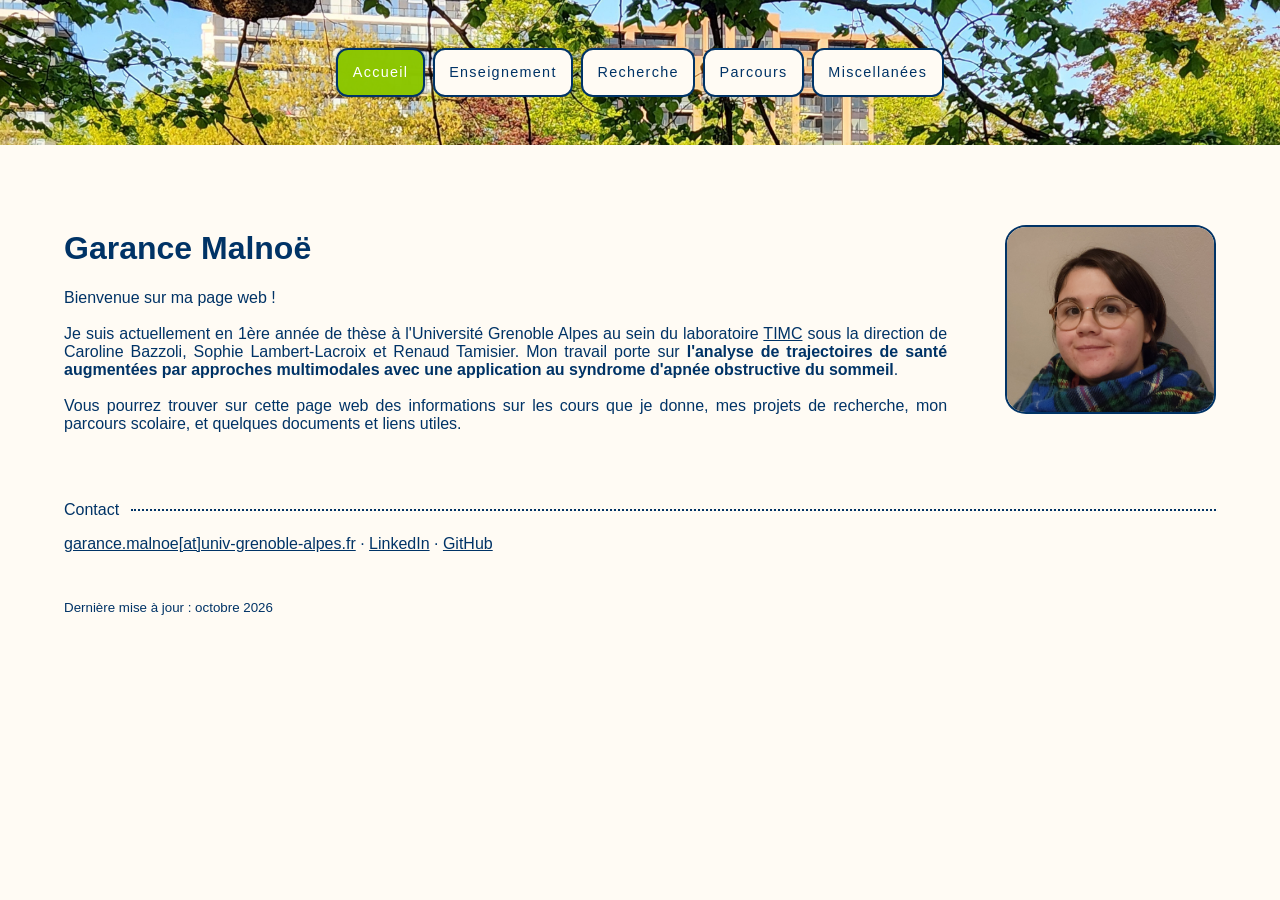
<file: index.html>
<!DOCTYPE html>
<html>
<head>
<title>Accueil - Garance Malnoë</title>
<link href="style.css?v=20260927" rel="stylesheet" type="text/css"/>
<link rel="icon" type="image/x-icon" href="images/windmill.png">
<meta http-equiv="Content-Type" content="text/html; charset=utf-8">
</head>
<body>
<nav>
<ul>
<li><a href="index.html" id="active">Accueil</a></li>
<li><a href="enseignement.html">Enseignement</a></li>
<li><a href="recherche.html" >Recherche</a></li>
<li><a href="parcours.html">Parcours</a></li>
<li><a href="misc.html">Miscellanées</a></li>
</ul>
</nav>
<!-- navbar -->
<div id="contenu">
<p>
<img src="images/self.jpg" id="maphoto">
<h1 style="font-family: Trebuchet MS, sans-serif  ;">Garance Malnoë</h1>
</p>
<p>
Bienvenue sur ma page web !
<br>
<br>
Je suis actuellement en 1ère année de thèse à l'Université Grenoble Alpes au sein du laboratoire <a href="https://www.timc.fr">TIMC</a> sous la direction de Caroline Bazzoli, Sophie Lambert-Lacroix et Renaud Tamisier. Mon travail porte sur <b>l'analyse de trajectoires de santé augmentées par approches multimodales avec une application au syndrome d'apnée obstructive du sommeil</b>.
<br>
<br>
Vous pourrez trouver sur cette page web des informations sur les cours que je donne, mes projets de recherche, mon parcours scolaire, et quelques documents et liens utiles.
</p>
<!-- Footer -->
<br>
<br>
<p class="contact-title">
  <span>Contact</span>
  <span class="line line-right"></span>
</p>
<p>
  <a href="mailto:garance.malnoe@univ-grenoble-alpes.fr">garance.malnoe[at]univ-grenoble-alpes.fr</a> ·
  <a href="https://www.linkedin.com/in/malnoegarance/">LinkedIn</a> ·
  <a href="https://github.com/malnoe">GitHub</a>
</p>
<br>
<footer class="mt-3 text-muted">
  <small><p>Dernière mise à jour : octobre 2026</p></small>
</footer>
</div>
</body>
</html>
</file>
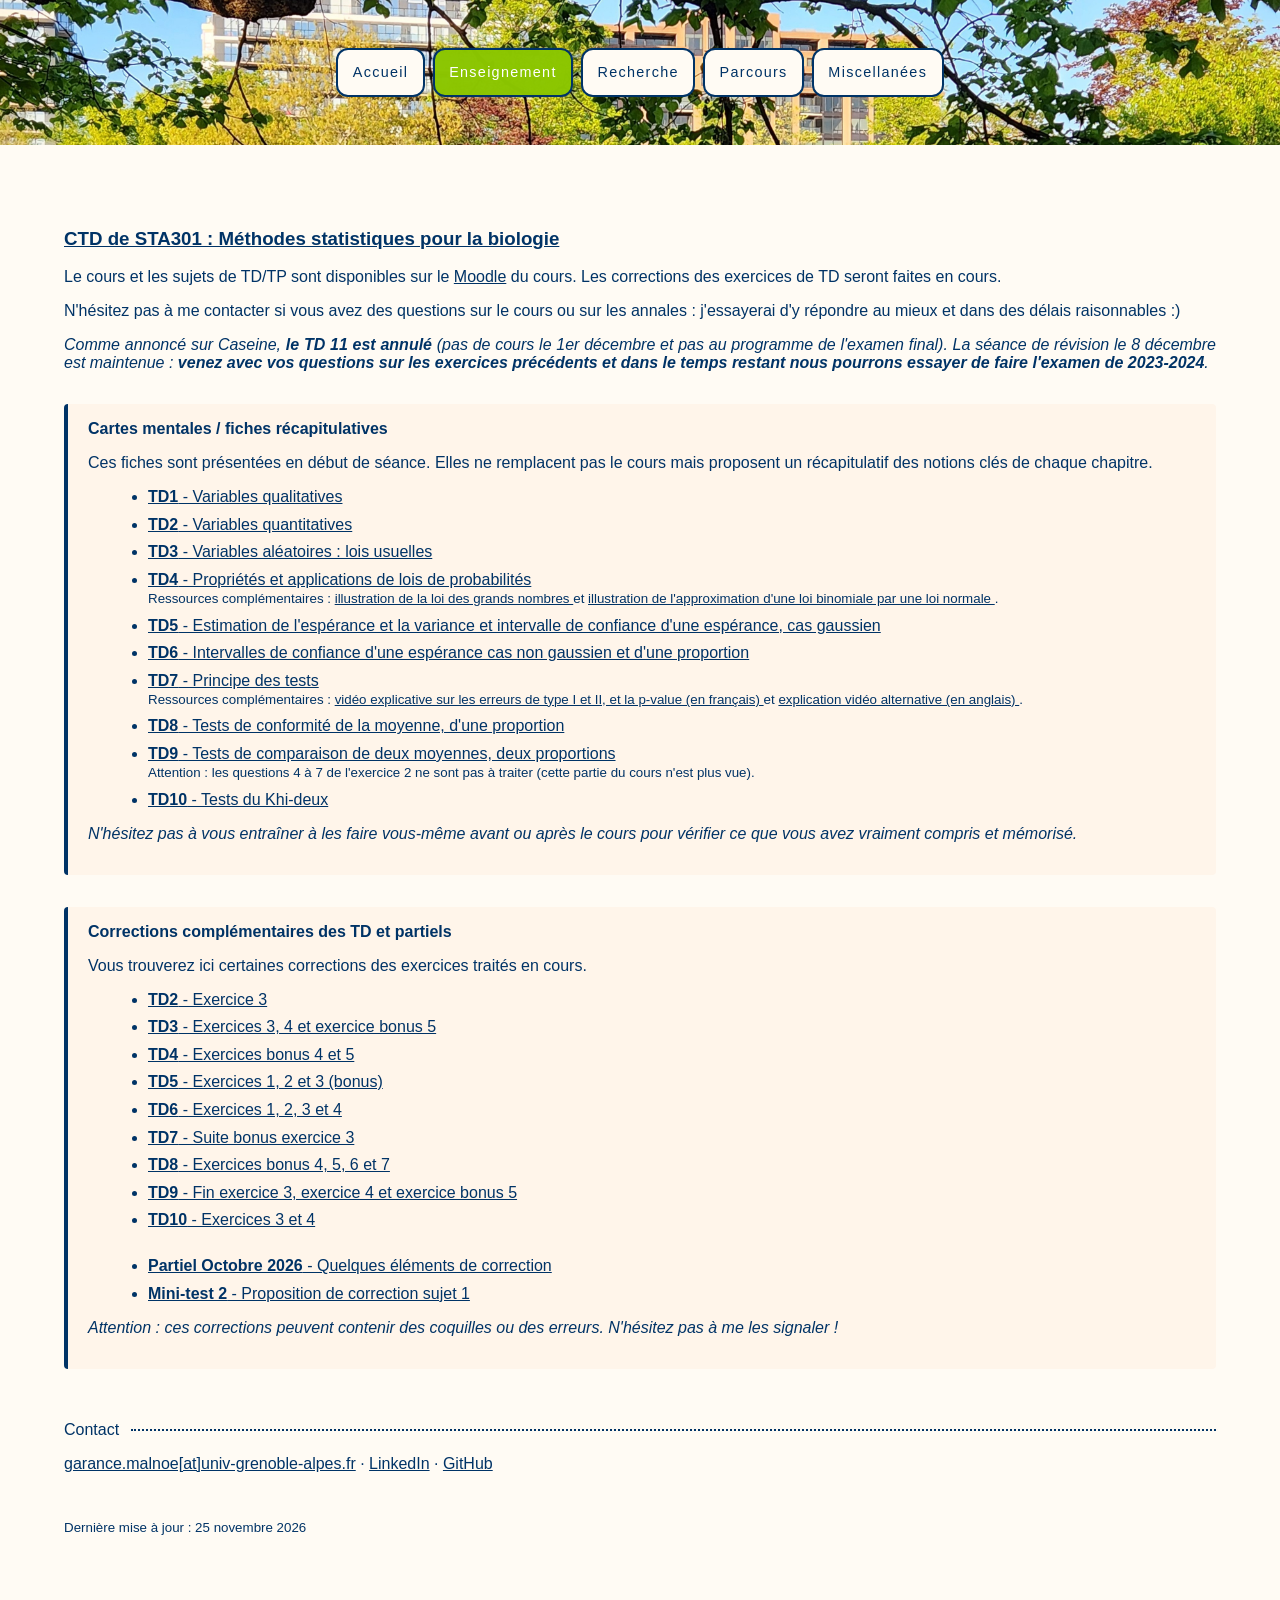
<file: enseignement.html>
<!DOCTYPE html>
<html>
<head>
    <title>Enseignement - Garance Malnoë</title>
    <link href="style.css?v=20260927" rel="stylesheet" type="text/css"/>
    <link rel="icon" type="image/x-icon" href="images/windmill.png">
    <meta http-equiv="Content-Type" content="text/html; charset=utf-8">
</head>
<body>
<nav>
    <ul>
        <li><a href="index.html">Accueil</a></li>
        <li><a href="enseignement.html" id="active">Enseignement</a></li>
        <li><a href="recherche.html">Recherche</a></li>
        <li><a href="parcours.html">Parcours</a></li>
        <li><a href="misc.html">Miscellanées</a></li>
    </ul>
</nav>
<!-- FIN DE LA PARTIE COMMUNE -->
<div id="contenu">
<section>
  <h3>
    <a href="https://formations.univ-grenoble-alpes.fr/fr/catalogue-2021/licence-XA/licence-chimie-IAI8AZVF/parcours-biochimie-2e-et-3e-annee-IFRVW14S/ue-methodes-statistiques-pour-la-biologie-sta301-IGRYUVS1.html"> CTD de STA301 : Méthodes statistiques pour la biologie
    </a>
  </h3>
  <p>
    Le cours et les sujets de TD/TP sont disponibles sur le <a href="https://moodle.caseine.org/course/view.php?id=1221">Moodle</a> du cours. Les corrections des exercices de TD seront faites en cours.
  </p>
  <p>
    N'hésitez pas à me contacter si vous avez des questions sur le cours ou sur les annales : j'essayerai d'y répondre au mieux et dans des délais raisonnables :)
  </p>
  <p text-align: center; >
    <i>Comme annoncé sur Caseine, <b>le TD 11 est annulé</b> (pas de cours le 1er décembre et pas au programme de l'examen final). La séance de révision le 8 décembre est maintenue : <b>venez avec vos questions sur les exercices précédents et dans le temps restant nous pourrons essayer de faire l'examen de 2023-2024</b>.</i>
  </p>
  <!-- Cartes mentales -->
  <div class="sta301-section">
    <h4>Cartes mentales / fiches récapitulatives</h4>
    <p>
      Ces fiches sont présentées en début de séance. Elles ne remplacent pas le cours mais proposent un récapitulatif des notions clés de chaque chapitre.
    </p>
    <ul>
      <li>
        <a href="./enseignement/STA301/Carte_mentale_TD1.pdf"
           rel="noreferrer" target="_blank">
          <strong>TD1</strong> - Variables qualitatives
        </a>
      </li>
      <li>
        <a href="./enseignement/STA301/Carte_mentale_TD2.pdf"
           rel="noreferrer" target="_blank">
          <strong>TD2</strong> - Variables quantitatives
        </a>
      </li>
      <li>
        <a href="./enseignement/STA301/Carte_mentale_TD3.pdf"
           rel="noreferrer" target="_blank">
          <strong>TD3</strong> - Variables aléatoires : lois usuelles
        </a>
      </li>
      <li>
        <a href="./enseignement/STA301/Carte_mentale_TD4.pdf"
           rel="noreferrer" target="_blank">
          <strong>TD4</strong> - Propriétés et applications de lois de probabilités
        </a>
        <br>
        <small>
          Ressources complémentaires :
          <a href="https://www.geogebra.org/m/st7cskgb">
            illustration de la loi des grands nombres
          </a>
          et
          <a href="https://www.geogebra.org/m/Uu3nskGR">
            illustration de l'approximation d'une loi binomiale par une loi normale
          </a>.
        </small>
      </li>
      <li>
        <a href="./enseignement/STA301/Carte_mentale_TD5.pdf"
           rel="noreferrer" target="_blank">
          <strong>TD5</strong> - Estimation de l'espérance et la variance et intervalle de confiance d'une espérance, cas gaussien
        </a>
      </li>
      <li>
        <a href="./enseignement/STA301/Carte_mentale_TD6.pdf"
           rel="noreferrer" target="_blank">
          <strong>TD6</strong> - Intervalles de confiance d'une espérance cas non gaussien et d'une proportion
        </a>
      </li>
      <li>
        <a href="./enseignement/STA301/Carte_mentale_TD7.pdf"
           rel="noreferrer" target="_blank">
          <strong>TD7</strong> - Principe des tests
        </a>
        <br>
        <small>
          Ressources complémentaires :
          <a href="https://www.youtube.com/watch?v=xVIt51ybvu0">
            vidéo explicative sur les erreurs de type I et II, et la p-value (en français)
          </a>
          et
          <a href="https://www.youtube.com/watch?v=tdj-hoivzHQ">
            explication vidéo alternative (en anglais)
          </a>.
        </small>
      </li>
      <li>
        <a href="./enseignement/STA301/Carte_mentale_TD8.pdf"
           rel="noreferrer" target="_blank">
          <strong>TD8</strong> - Tests de conformité de la moyenne, d'une proportion
        </a>
      </li>
      <li>
        <a href="./enseignement/STA301/Carte_mentale_TD9.pdf"
           rel="noreferrer" target="_blank">
          <strong>TD9</strong> - Tests de comparaison de deux moyennes, deux proportions
        </a>
        <br>
        <small>
          Attention : les questions 4 à 7 de l'exercice 2 ne sont pas à traiter (cette partie du cours n'est plus vue).
        </small>
      </li>
      <li>
        <a href="./enseignement/STA301/Carte_mentale_TD10.pdf"
           rel="noreferrer" target="_blank">
          <strong>TD10</strong> - Tests du Khi-deux
        </a>
      </li>
    </ul>
    <p>
      <i>
        N'hésitez pas à vous entraîner à les faire vous-même avant ou après le cours pour vérifier ce que vous avez vraiment compris et mémorisé.
      </i>
    </p>
  </div>
  <!-- Corrections -->
  <div class="sta301-section">
    <h4>Corrections complémentaires des TD et partiels</h4>

    <p>
      Vous trouverez ici certaines corrections des exercices traités en cours.
    </p>

    <ul>
      <li>
        <a href="./enseignement/STA301/Corrections-TD2.pdf"
           rel="noreferrer" target="_blank">
          <strong>TD2</strong> - Exercice 3
        </a>
      </li>

      <li>
        <a href="./enseignement/STA301/Corrections-TD3.pdf"
           rel="noreferrer" target="_blank">
          <strong>TD3</strong> - Exercices 3, 4 et exercice bonus 5
        </a>
      </li>

      <li>
        <a href="./enseignement/STA301/Corrections-TD4.pdf"
           rel="noreferrer" target="_blank">
          <strong>TD4</strong> - Exercices bonus 4 et 5
        </a>
      </li>

      <li>
        <a href="./enseignement/STA301/Corrections-TD5.pdf"
           rel="noreferrer" target="_blank">
          <strong>TD5</strong> - Exercices 1, 2 et 3 (bonus)
        </a>
      </li>

      <li>
        <a href="./enseignement/STA301/Corrections-TD6.pdf"
           rel="noreferrer" target="_blank">
          <strong>TD6</strong> - Exercices 1, 2, 3 et 4
        </a>
      </li>
      <li>
        <a href="./enseignement/STA301/Corrections-TD7.pdf"
           rel="noreferrer" target="_blank">
          <strong>TD7</strong> - Suite bonus exercice 3
        </a>
      </li>

      <li>
        <a href="./enseignement/STA301/Corrections-TD8.pdf"
           rel="noreferrer" target="_blank">
          <strong>TD8</strong> - Exercices bonus 4, 5, 6 et 7
        </a>
      </li>

      <li>
        <a href="./enseignement/STA301/Corrections-TD9.pdf"
           rel="noreferrer" target="_blank">
          <strong>TD9</strong> - Fin exercice 3, exercice 4 et exercice bonus 5
        </a>
      </li>
      <li>
        <a href="./enseignement/STA301/Corrections-TD10.pdf"
           rel="noreferrer" target="_blank">
          <strong>TD10</strong> - Exercices 3 et 4
        </a>
      </li>
      <br>
      <li>
        <a href="./enseignement/STA301/Elements_correction_Partiel_Oct26.pdf"
           rel="noreferrer" target="_blank">
          <strong>Partiel Octobre 2026</strong> - Quelques éléments de correction
        </a>
      </li>
      <li>
        <a href="./enseignement/STA301/Proposition_correction_minitest2.pdf"
           rel="noreferrer" target="_blank">
          <strong>Mini-test 2</strong> - Proposition de correction sujet 1
        </a>
      </li>
    </ul>

    <p>
      <i>
        Attention : ces corrections peuvent contenir des coquilles ou des erreurs. N'hésitez pas à me les signaler !
      </i>
    </p>
  </div>
</section>
<!-- Footer -->
<br>
<br>
<p class="contact-title">
  <span>Contact</span>
  <span class="line line-right"></span>
</p>
<p>
  <a href="mailto:garance.malnoe@univ-grenoble-alpes.fr">garance.malnoe[at]univ-grenoble-alpes.fr</a> ·
  <a href="https://www.linkedin.com/in/malnoegarance/">LinkedIn</a> ·
  <a href="https://github.com/malnoe">GitHub</a>
</p>
<br>
<footer class="mt-3 text-muted">
  <small><p>Dernière mise à jour : 25 novembre 2026</p></small>
</footer>
</div>
</div>
</body>
</html>
</file>
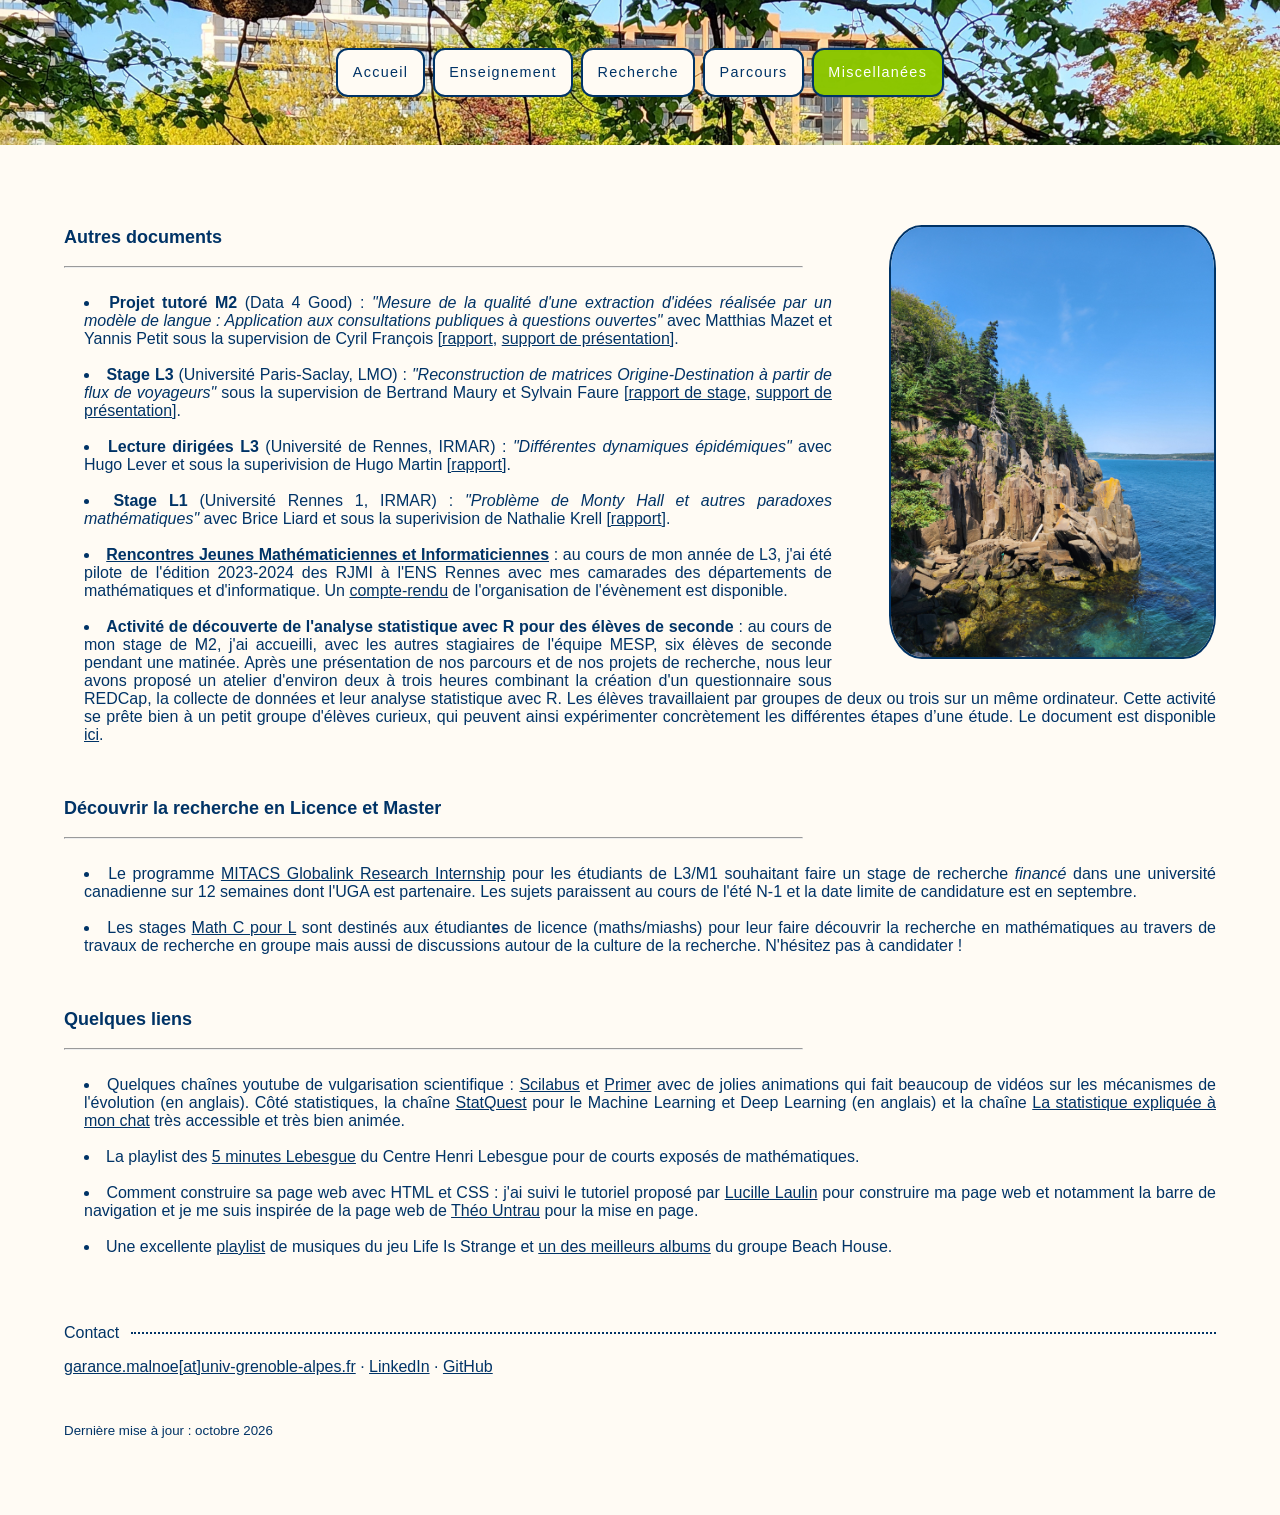
<file: misc.html>
<!DOCTYPE html>
<html>
<head>
<title>Miscellanées - Garance Malnoë</title>
<link href="style.css?v=20260927" rel="stylesheet" type="text/css"/>
<link rel="icon" type="image/x-icon" href="images/windmill.png">
<meta http-equiv="Content-Type" content="text/html; charset=utf-8">
</head>
<body>
<nav>
<ul>
<li><a href="index.html">Accueil</a></li>
<li><a href="enseignement.html">Enseignement</a></li>
<li><a href="recherche.html" >Recherche</a></li>
<li><a href="parcours.html">Parcours</a></li>
<li><a href="misc.html" id="active">Miscellanées</a></li>
</ul>
</nav>
<!-- FIN DE LA PARTIE COMMUNE -->
<div id="contenu">
<p>
  <img src="images/balancing_rock.jpg" id="misc_image">
</p>
<p>
  <b><p style="font-size: 18px">Autres documents</p> </b>
   <hr style="width:64%;text-align:left;margin-left:0">
   <br>
   <li> 
       <b>Projet tutoré M2</b> (Data 4 Good) : <i>"Mesure de la qualité d'une extraction d'idées réalisée par un modèle de langue : Application aux consultations publiques à questions ouvertes"</i> avec Matthias Mazet et Yannis Petit sous la supervision de Cyril François [<a href="./projects/M2_Project_rapport.pdf" rel="noreferrer" target="_blank">rapport</a>, <a href="./projects/M2_Project_presentation_support.pdf" rel="noreferrer" target="_blank">support de présentation</a>].
     </li>
     <br>
     <li>
       <b>Stage L3</b> (Université Paris-Saclay, LMO) : <i>"Reconstruction de matrices Origine-Destination à partir de flux de voyageurs"</i> sous la supervision de Bertrand Maury et Sylvain Faure [<a href="./projects/L3_Internship_rapport.pdf" rel="noreferrer" target="_blank">rapport de stage</a>, <a href="./projects/L3_Internship_presentation_support.pdf" rel="noreferrer" target="_blank">support de présentation</a>].
     </li>
     <br>
     <li>
       <b>Lecture dirigées L3 </b> (Université de Rennes, IRMAR) : <i>"Différentes dynamiques épidémiques"</i> avec Hugo Lever et sous la superivision de Hugo Martin [<a href="./projects/L3_Project_rapport.pdf" rel="noreferrer" target="_blank">rapport</a>].
     </li>
     <br>
     <li>
       <b>Stage L1</b> (Université Rennes 1, IRMAR) : <i>"Problème de Monty Hall et autres paradoxes mathématiques"</i> avec Brice Liard et sous la superivision de Nathalie Krell [<a href="./projects/L1_Internship_rapport.pdf" rel="noreferrer" target="_blank">rapport</a>].
     </li>
    <br>
   <li>
     <a href="https://filles-et-maths.fr/rjmi/"><b>Rencontres Jeunes Mathématiciennes et Informaticiennes</b></a> : au cours de mon année de L3, j'ai été pilote de l'édition 2023-2024 des RJMI à l'ENS Rennes avec mes camarades des départements de mathématiques et d'informatique. Un <a href="./projects/misc/CR_RJMI_2024.pdf" rel="noreferrer" target="_blank">compte-rendu</a> de l'organisation de l'évènement est disponible.
   </li>
   <br>
   <li>
    <b>Activité de découverte de l'analyse statistique avec R pour des élèves de seconde</b> : au cours de mon stage de M2, j'ai accueilli, avec les autres stagiaires de l'équipe MESP, six élèves de seconde pendant une matinée. Après une présentation de nos parcours et de nos projets de recherche, nous leur avons proposé un atelier d'environ deux à trois heures combinant la création d'un questionnaire sous REDCap, la collecte de données et leur analyse statistique avec R. Les élèves travaillaient par groupes de deux ou trois sur un même ordinateur. Cette activité se prête bien à un petit groupe d'élèves curieux, qui peuvent ainsi expérimenter concrètement les différentes étapes d’une étude. Le document est disponible <a href="./projects/misc/Activite_secondes_R.pdf" rel="noreferrer" target="_blank">ici</a>.
    </li>
<br>
<br>
</p>
<p>
  <b><p style="font-size: 18px">Découvrir la recherche en Licence et Master</p></b>
   <hr style="width:64%;text-align:left;margin-left:0">
   <br>
   <li>
      Le programme <a href="https://www.mitacs.ca/our-programs/globalink-research-internship-students/">MITACS Globalink Research Internship</a> pour les étudiants de L3/M1 souhaitant faire un stage de recherche <i>financé</i> dans une université canadienne sur 12 semaines dont l'UGA est partenaire. Les sujets paraissent au cours de l'été N-1 et la date limite de candidature est en septembre.
   </li>
   <br>
   <li>
      Les stages <a href="https://smf.emath.fr/smf-dossiers-et-ressources/stages-math-c-pour-l">Math C pour L</a> sont destinés aux étudiant<b>e</b>s de licence (maths/miashs) pour leur faire découvrir la recherche en mathématiques au travers de travaux de recherche en groupe mais aussi de discussions autour de la culture de la recherche. N'hésitez pas à candidater !
   </li>
  <br>
  <br>
</p>
<p>
  <b><p style="font-size: 18px">Quelques liens</p></b>
   <hr style="width:64%;text-align:left;margin-left:0">
   <br>
   <li>
     Quelques chaînes youtube de vulgarisation scientifique : <a href="https://www.youtube.com/@scilabus">Scilabus</a> et <a href="https://www.youtube.com/@PrimerBlobs">Primer</a> avec de jolies animations qui fait beaucoup de vidéos sur les mécanismes de l'évolution (en anglais). Côté statistiques, la chaîne <a href="https://www.youtube.com/@statquest">StatQuest</a> pour le Machine Learning et Deep Learning (en anglais) et la chaîne <a href="https://www.youtube.com/@lastatistiqueexpliqueeamon4366">La statistique expliquée à mon chat</a> très accessible et très bien animée.
  </li>
  <br>
   <li> 
     La playlist des <a href="https://www.youtube.com/watch?v=hEeVPOvsXpQ&list=PLZ5ZEffH1cUAkodxGDs0SNif_wScXNTU0&index=25">5 minutes Lebesgue</a> du Centre Henri Lebesgue pour de courts exposés de mathématiques.
    </li>
    <br>
   <li>
     Comment construire sa page web avec HTML et CSS : j'ai suivi le tutoriel proposé par <a href="https://llaulin.pages.math.cnrs.fr/misc.html">Lucille Laulin</a> pour construire ma page web et notamment la barre de navigation et je me suis inspirée de la page web de <a href="https://theo-untrau.pages.math.cnrs.fr/research.html">Théo Untrau</a> pour la mise en page.
   </li>
   <br>
   <li>
      Une excellente <a href="https://youtu.be/bHlsUUTAbqI?si=gtV6PDv0B5tVvTS4&t=1521">playlist</a> de musiques du jeu Life Is Strange et <a href="https://link.deezer.com/s/342v1oNmSUuJXdMteVKsS">un des meilleurs albums</a> du groupe Beach House.
  </li>
</p>
<!-- Footer -->
<br>
<br>
<p class="contact-title">
  <span>Contact</span>
  <span class="line line-right"></span>
</p>
<p>
  <a href="mailto:garance.malnoe@univ-grenoble-alpes.fr">garance.malnoe[at]univ-grenoble-alpes.fr</a> ·
  <a href="https://www.linkedin.com/in/malnoegarance/">LinkedIn</a> ·
  <a href="https://github.com/malnoe">GitHub</a>
</p>
<br>
<footer class="mt-3 text-muted">
  <small><p>Dernière mise à jour : octobre 2026</p></small>
</footer>
</div>
</body>
</html>
</file>
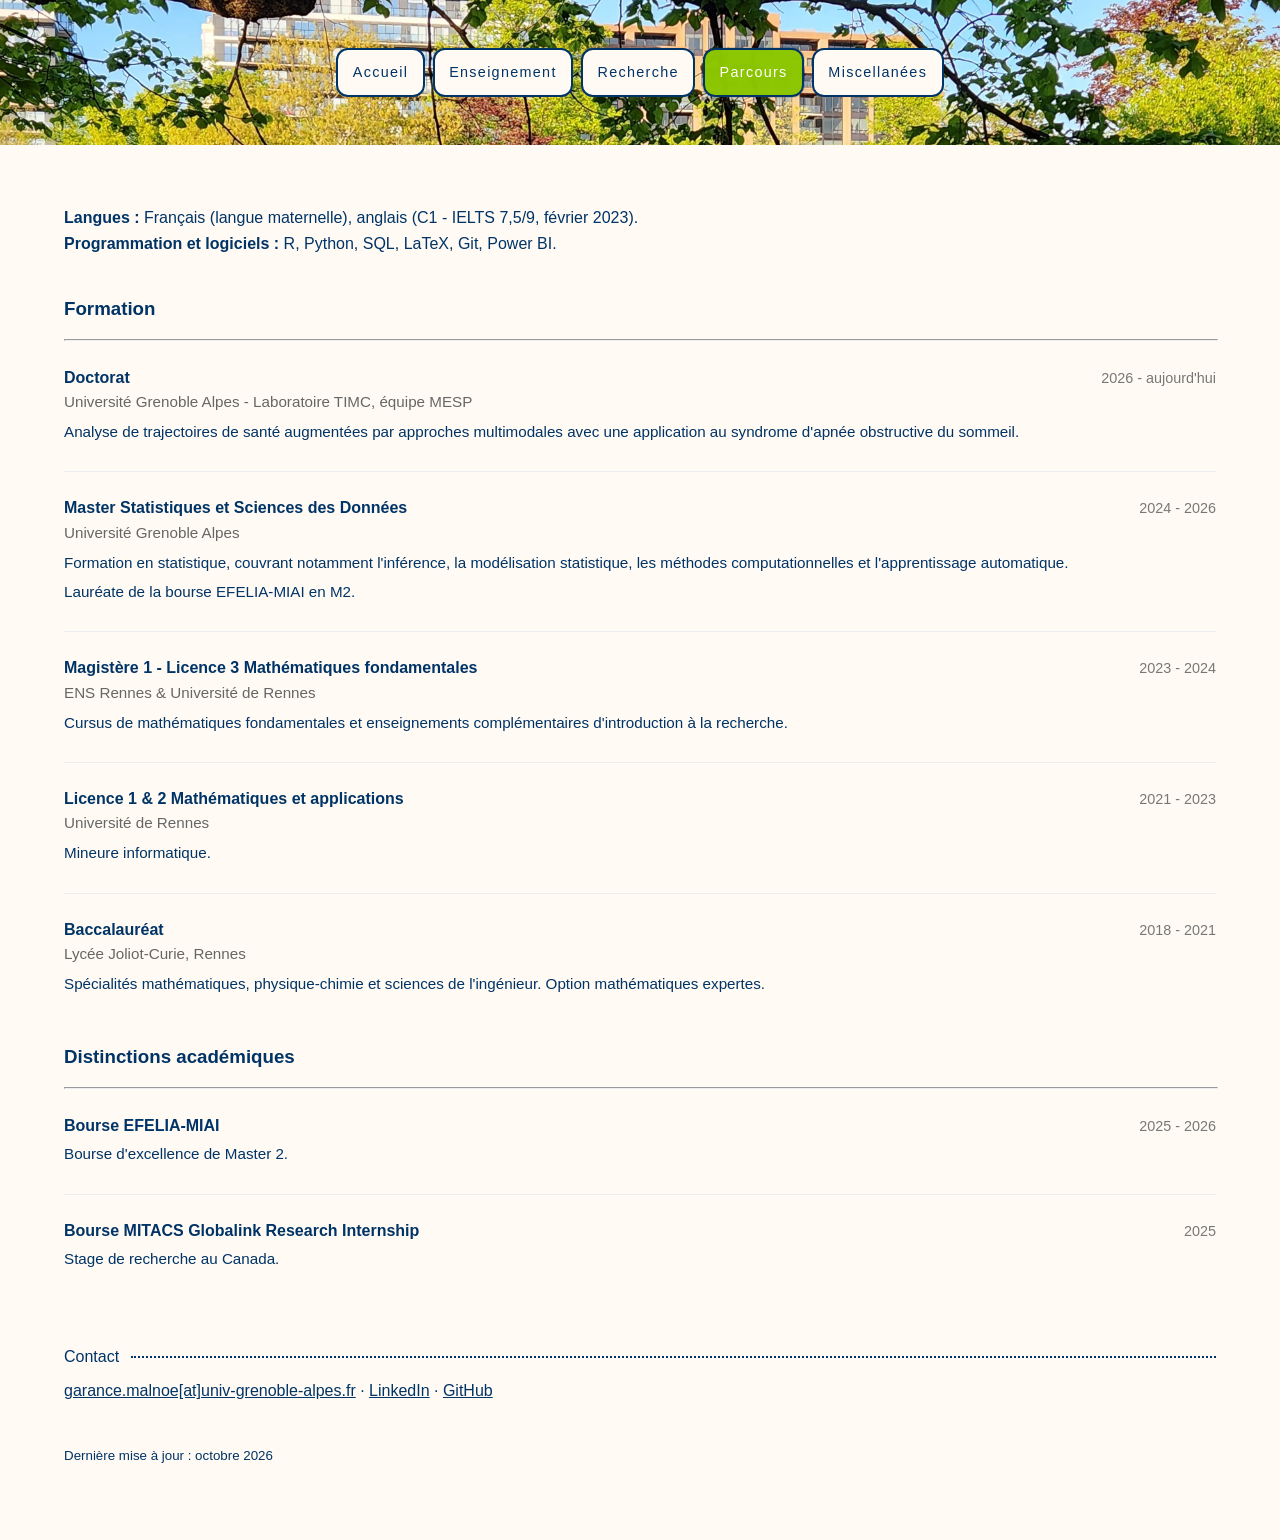
<file: parcours.html>
<!DOCTYPE html>
<html>
<head>
<title>Parcours - Garance Malnoë</title>
<link href="style.css?v=20260927" rel="stylesheet" type="text/css"/>
<link rel="icon" type="image/x-icon" href="images/windmill.png">
<meta http-equiv="Content-Type" content="text/html; charset=utf-8">
</head>
<body>
<nav>
<ul>
<li><a href="index.html">Accueil</a></li>
<li><a href="enseignement.html">Enseignement</a></li>
<li><a href="recherche.html" >Recherche</a></li>
<li><a href="parcours.html" id="active">Parcours</a></li>
<li><a href="misc.html">Miscellanées</a></li>
</ul>
</nav>
<!-- FIN DE LA PARTIE COMMUNE -->

<div id="contenu">

  <section class="competences">
    <p><strong>Langues :</strong> Français (langue maternelle),
      anglais (C1 - IELTS 7,5/9, février 2023).</p>
    <p><strong>Programmation et logiciels :</strong>
      R, Python, SQL, LaTeX, Git, Power BI.</p>
  </section>

  <section class="parcours">
    
    <h3>Formation</h3>
    <hr style="width:100%;text-align:left;margin-left:0">
    <br>

    <article class="formation">
      <div class="formation-header">
        <h4>Doctorat</h4>
        <span class="formation-date">2026 - aujourd'hui</span>
      </div>
      <p class="formation-lieu">
        Université Grenoble Alpes - Laboratoire TIMC, équipe MESP
      </p>
      <p class="formation-description">
        Analyse de trajectoires de santé augmentées par approches multimodales avec une application au syndrome d'apnée obstructive du sommeil.
      </p>
      
    </article>

    <article class="formation">
      <div class="formation-header">
        <h4>Master Statistiques et Sciences des Données</h4>
        <span class="formation-date">2024 - 2026</span>
      </div>
      <p class="formation-lieu">Université Grenoble Alpes</p>
      <p class="formation-description">
        Formation en statistique, couvrant notamment l'inférence, la modélisation statistique, les méthodes computationnelles et l'apprentissage automatique.
      </p>
      <p class="formation-description">
        Lauréate de la bourse EFELIA-MIAI en M2.
      </p>
    </article>

    <article class="formation">
      <div class="formation-header">
        <h4>Magistère 1 - Licence 3 Mathématiques fondamentales</h4>
        <span class="formation-date">2023 - 2024</span>
      </div>
      <p class="formation-lieu">
        ENS Rennes & Université de Rennes
      </p>
      <p class="formation-description">
        Cursus de mathématiques fondamentales et enseignements
        complémentaires d'introduction à la recherche.
      </p>
    </article>

    <article class="formation">
      <div class="formation-header">
        <h4>Licence 1 & 2 Mathématiques et applications</h4>
        <span class="formation-date">2021 - 2023</span>
      </div>
      <p class="formation-lieu">Université de Rennes</p>
      <p class="formation-description">
        Mineure informatique.
      </p>
    </article>

    <article class="formation">
      <div class="formation-header">
        <h4>Baccalauréat</h4>
        <span class="formation-date">2018 - 2021</span>
      </div>
      <p class="formation-lieu">Lycée Joliot-Curie, Rennes</p>
      <p class="formation-description">
        Spécialités mathématiques, physique-chimie et
        sciences de l'ingénieur. Option mathématiques expertes.
      </p>
    </article>
  </section>

  <section class="distinctions">
    <h3>Distinctions académiques</h3>
    <hr style="width:100%;text-align:left;margin-left:0">
    <br>
    <article class="formation">
      <div class="formation-header">
        <h4>Bourse EFELIA-MIAI</h4>
        <span class="formation-date">2025 - 2026</span>
      </div>
      <p class="formation-description">
        Bourse d'excellence de Master 2.
      </p>
    </article>

    <article class="formation">
      <div class="formation-header">
        <h4>Bourse MITACS Globalink Research Internship</h4>
        <span class="formation-date">2025</span>
      </div>
      <p class="formation-description">
        Stage de recherche au Canada.
      </p>
    </article>
  </section>
<!-- Footer -->
<br>
<br>
<p class="contact-title">
  <span>Contact</span>
  <span class="line line-right"></span>
</p>
<p>
  <a href="mailto:garance.malnoe@univ-grenoble-alpes.fr">garance.malnoe[at]univ-grenoble-alpes.fr</a> ·
  <a href="https://www.linkedin.com/in/malnoegarance/">LinkedIn</a> ·
  <a href="https://github.com/malnoe">GitHub</a>
</p>
<br>
<footer class="mt-3 text-muted">
  <small><p>Dernière mise à jour : octobre 2026</p></small>
</footer>
</div>
</body>
</html>
</file>
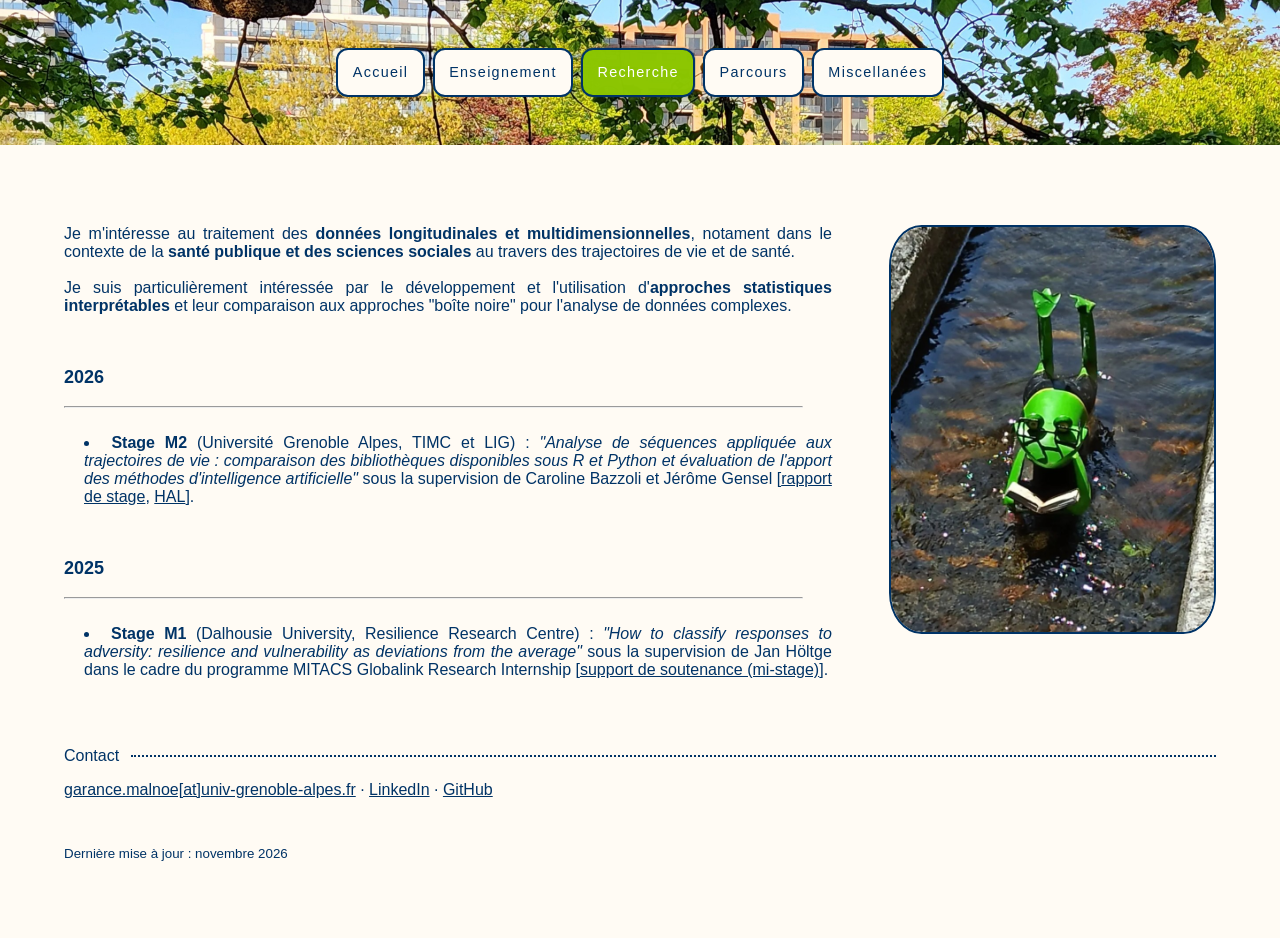
<file: recherche.html>
<!DOCTYPE html>
<html>
<head>
<title>Recherche - Garance Malnoë</title>
<link href="style.css?v=20260927" rel="stylesheet" type="text/css"/>
<link rel="icon" type="image/x-icon" href="images/windmill.png">
<meta http-equiv="Content-Type" content="text/html; charset=utf-8">
</head>
<body>
<nav>
<ul>
<li><a href="index.html">Accueil</a></li>
<li><a href="enseignement.html">Enseignement</a></li>
<li><a href="recherche.html" id="active">Recherche</a></li>
<li><a href="parcours.html">Parcours</a></li>
<li><a href="misc.html">Miscellanées</a></li>
</ul>
</nav>
<!-- FIN DE LA PARTIE COMMUNE -->
<div id="contenu">
<p>
  <img src="images/lecture.jpg" id="misc_image">
  Je m'intéresse au traitement des <b>données longitudinales et multidimensionnelles</b>, notament dans le contexte de la <b>santé publique et des sciences sociales</b> au travers des trajectoires de vie et de santé.
  <br>
  <br>
  Je suis particulièrement intéressée par le développement et l'utilisation d'<b>approches statistiques interprétables</b> et leur comparaison aux approches "boîte noire" pour l'analyse de données complexes.
</p>
<br>
<p>
<b><p style="font-size: 18px">2026</p></b>
   <hr style="width:64%;text-align:left;margin-left:0">
   <br>
     <li>
       <b>Stage M2</b> (Université Grenoble Alpes, TIMC et LIG) : <i>"Analyse de séquences appliquée aux trajectoires de vie : comparaison des bibliothèques disponibles sous R et Python et évaluation de l'apport des méthodes d'intelligence artificielle"</i> sous la supervision de Caroline Bazzoli et Jérôme Gensel [<a href="./projects/M2_Internship_rapport.pdf"
           rel="noreferrer" target="_blank">rapport de stage</a>, <a href="https://hal.science/hal-05843804v1">HAL</a>].
     </li>
</p>
<br>
<p>
<b><p style="font-size: 18px">2025</p></b>
   <hr style="width:64%;text-align:left;margin-left:0">
   <br>
     <li>
      <b>Stage M1</b> (Dalhousie University, Resilience Research Centre) : <i>"How to classify responses to adversity: resilience and vulnerability as deviations from the average"</i> sous la supervision de Jan Höltge dans le cadre du programme MITACS Globalink Research Internship [<a href="./projects/M1_Internship_halfway_presentation.pdf" rel="noreferrer" target="_blank">support de soutenance (mi-stage)</a>].
     </li>
</p>
<!-- Footer -->
<br>
<br>
<p class="contact-title">
  <span>Contact</span>
  <span class="line line-right"></span>
</p>
<p>
  <a href="mailto:garance.malnoe@univ-grenoble-alpes.fr">garance.malnoe[at]univ-grenoble-alpes.fr</a> ·
  <a href="https://www.linkedin.com/in/malnoegarance/">LinkedIn</a> ·
  <a href="https://github.com/malnoe">GitHub</a>
</p>
<br>
<footer class="mt-3 text-muted">
  <small><p>Dernière mise à jour : novembre 2026</p></small>
</footer>
</div>
</body>
</html>
</file>
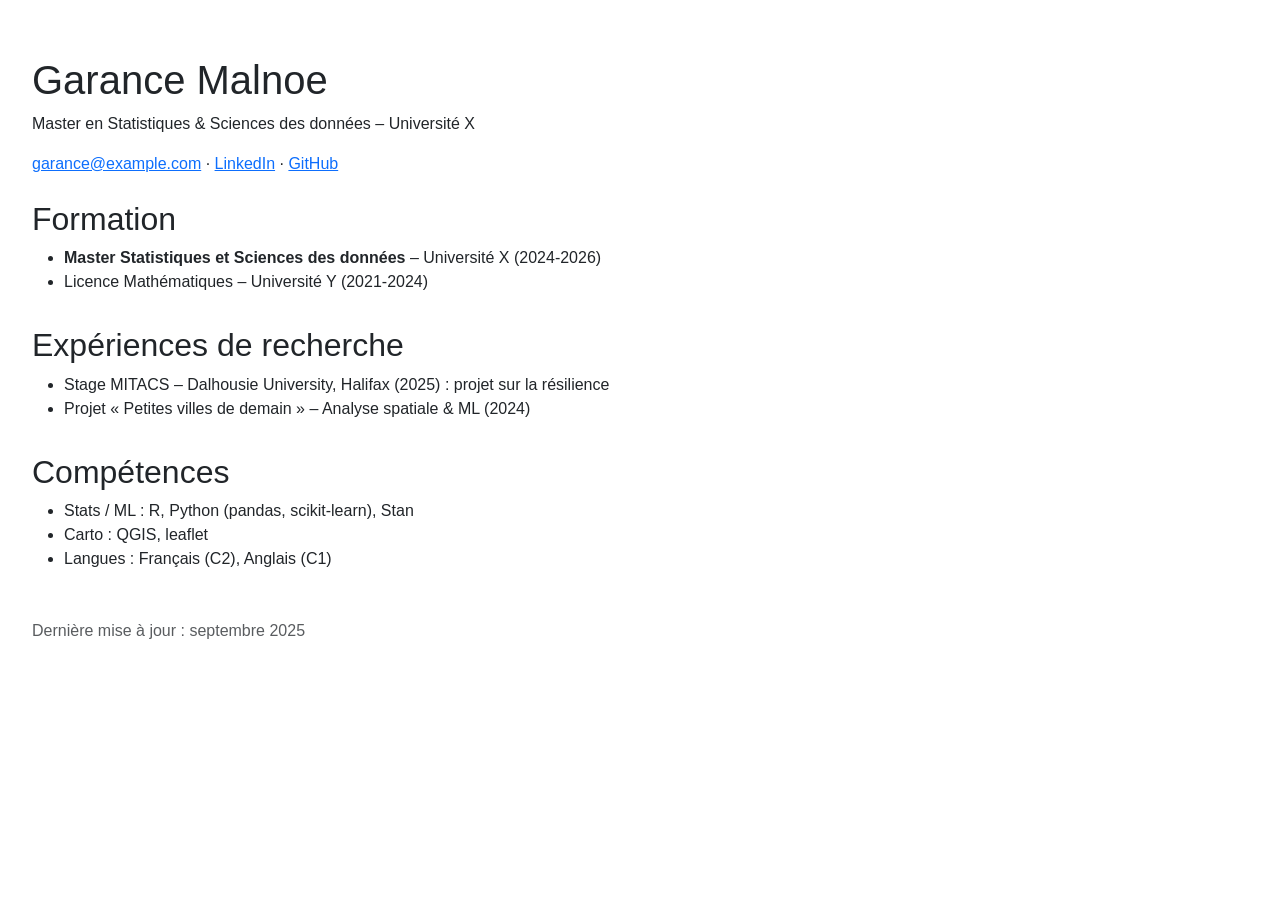
<file: resume.html>
<!DOCTYPE html>
<html lang="fr">
<head>
  <meta charset="UTF-8">
  <meta name="viewport" content="width=device-width, initial-scale=1">
  <title>CV – Garance Malnoe</title>
  <link rel="stylesheet" href="https://cdn.jsdelivr.net/npm/bootstrap@5.3.3/dist/css/bootstrap.min.css">
  <style>
    body { padding: 2rem; font-family: Arial, sans-serif; }
    h1, h2 { margin-top: 1.5rem; }
    .section { margin-bottom: 2rem; }
  </style>
</head>
<body>
  <header class="mb-4">
    <h1>Garance Malnoe</h1>
    <p>Master en Statistiques & Sciences des données – Université X</p>
    <p><a href="mailto:garance@example.com">garance@example.com</a> · <a href="https://www.linkedin.com/in/garance/">LinkedIn</a> · <a href="https://github.com/garance">GitHub</a></p>
  </header>

  <section class="section">
    <h2>Formation</h2>
    <ul>
      <li><strong>Master Statistiques et Sciences des données</strong> – Université X (2024-2026)</li>
      <li>Licence Mathématiques – Université Y (2021-2024)</li>
    </ul>
  </section>

  <section class="section">
    <h2>Expériences de recherche</h2>
    <ul>
      <li>Stage MITACS – Dalhousie University, Halifax (2025) : projet sur la résilience</li>
      <li>Projet « Petites villes de demain » – Analyse spatiale & ML (2024)</li>
    </ul>
  </section>

  <section class="section">
    <h2>Compétences</h2>
    <ul>
      <li>Stats / ML : R, Python (pandas, scikit-learn), Stan</li>
      <li>Carto : QGIS, leaflet</li>
      <li>Langues : Français (C2), Anglais (C1)</li>
    </ul>
  </section>

  <footer class="mt-5 text-muted">
    <p>Dernière mise à jour : septembre 2025</p>
  </footer>
</body>
</html>
</file>
<file: style.css>
body {
font-family : Arial, sans-serif ; /* police de caracteres */
background-color : #fffbf4; /* pas tout a fait blanc */
min-width : 0;
margin : 0; /* on enleve les marges par defaut */
padding : 0; /* de meme */
padding-top: 0em;
}


/* Compétences */
.competences {
  margin-bottom: 45px;
}

.competences p {
  margin: 0 0 8px;
}

.competences strong {
  font-weight: 600;
}

/* Sections */
#contenu section h2 {
  font-size: 1.5rem;
  font-weight: 600;
  margin: 0 0 25px;
  padding-bottom: 10px;
  border-bottom: 1px solid #d9d9d9;
}

.parcours {
  margin-bottom: 50px;
}

/* Chaque formation */
.formation {
  margin-bottom: 25px;
  padding-bottom: 22px;
  border-bottom: 1px solid #eeeeee;
}

.formation:last-child {
  border-bottom: none;
  padding-bottom: 0;
}

/* Titre et date */
.formation-header {
  display: flex;
  justify-content: space-between;
  align-items: baseline;
  gap: 12px;
}

.formation h3 {
  font-size: 1.1rem;
  font-weight: 600;
  margin: 0;
  line-height: 1.4;
}

.formation h4 {
  font-size: 1rem;
  font-weight: 600;
  margin: 0;
  line-height: 1.4;
}

.formation-date {
  color: #777;
  font-size: 0.9rem;
  white-space: nowrap;
  flex-shrink: 0;
}

/* Établissement */
.formation-lieu {
  margin: 4px 0 10px;
  font-size: 0.95rem;
  color: #666;
}

/* Description */
.formation-description {
  margin: 5px 0;
  font-size: 0.95rem;
  line-height: 1.6;
}

/* Adaptation aux petits écrans */
@media (max-width: 650px) {
  #contenu {
    padding: 25px 18px 50px;
  }

  .formation-header {
    flex-direction: column;
    align-items: flex-start;
    gap: 3px;
  }

  .formation-date {
    white-space: normal;
  }

  .formation-lieu {
    margin-top: 7px;
  }
}


/* Container holding the image and the text */
.container {
  position: relative;
  text-align: center;
  color: #fffbf4;
}

/* Bottom left text */
.top-left {
  position: absolute;
  top: 5%;
  left: 10%;
  font-family : Ink free, Georgia, serif;
  letter-spacing: 2px;
  font-size: 250%;
  font-weight: bold;
}

#maphoto
{
vertical-align: middle;
float: right;
width: 18%;
height: auto;
border-radius: 10%;
margin-left: 5%;
margin-bottom: 5%;
border: 2px solid;
}

#cv_image
{
vertical-align: middle;
float: right;
width: 30%;
height: auto;
border-radius: 10%;
margin-left: 5%;
margin-bottom: 5%;
margin-right: 0%;
border: 2px solid;
}

#recherche_image
{
vertical-align: middle;
float: left;
width: 30%;
height: auto;
border-radius: 10%;
margin-left: 0%;
margin-bottom: 5%;
margin-right: 5%;
border: 2px solid;
}

#misc_image
{
vertical-align: middle;
float: right;
width: 28%;
height: auto;
border-radius: 10%;
margin-left: 5%;
margin-bottom: 2%;
margin-right: 0%;
border: 2px solid;
}

#contenu
{
color : #003366;
padding : 5% 5%; /* plus agreable a lire et au visuel */
clear : both; /* pas concerne par les float donc retour a la ligne */

position: static;
}

a { /* style des liens */
text-decoration : underline; /* soulignement */
color : #003366;
}
a:hover {
color : rgba(148, 211, 1, 0.986); /* pour ressortir quand survole */
}

h1{
  font-family : Gill Sans, sans-serif ;
}

p {
text-align : justify; /* plus beau car bien aligne */
}

li {
text-align : justify; /* plus beau car bien aligne */
margin-left: 20px; /* décakage de la liste vers la droite pour ne pas chevaucher le texte*/
}

nav {
    position: static;
    top: 0;
    left: 0;
    width: 100%;
    z-index: 1000;
    text-align: center;
    background-image: url("images/halifax_bandeau.jpg");
    background-size: cover;
    background-position: center;
    background-repeat: no-repeat;
}

nav ul {
  display: flex;
  flex-wrap: wrap;
  justify-content: center;
  list-style: none;
    margin: 0;
  padding: 3em 5%;
  gap: 0.5em;
}

nav ul li {
  display: block;
  margin: 0;
}

nav li a {
display : block; /* les liens se comportent comme des block individuels,
cela evite le chevauchement en cas de petite largeur d'ecran */
padding : 1em;
margin : 0;
text-decoration : none; /* enleve le soulignement habituel des liens */
letter-spacing : 1.3px; /* pour plus de lisibilite */
font-size : 0.9em;
color : #003366;
background-color : #fffbf4;
border: 2px solid #003366;
border-radius: 12px;
box-sizing: border-box;
}
nav li a:hover { /* style des boutons de liens qu'on survole */
background-color : #e6e3dd;
color : #003366;
font-weight : normal; /* car on a regle le cas general sur bold */
}
nav li a#active {
  border-color: #003366;
  box-shadow: 0 0 0 1px rgba(0, 51, 102, 0.15);
}
#active { /* element ayant l'id "active" */
background-color : rgba(140, 199, 1, 0.986);
color : white;
}

.contact-title {
  display: flex;
  align-items: center;
  gap: 12px;
  text-align: center;
  width: 100%;
  box-sizing: border-box;
}
.contact-title .line {
  border-top: 2px dotted #003366;
}
.contact-title .line-left {
  width: 20px;       /* taille avant "Contact" */
  flex-shrink: 0;
}
.contact-title .line-right {
  flex: 1;
  min-width: 0;
}

.sta301-section {
  margin-top: 2rem;
  padding: 1rem 1.25rem;
  border-left: 4px solid #003366;
  background-color: #fff5ea;
  border-radius: 4px;
}

.sta301-section h4 {
  margin-top: 0;
  margin-bottom: 0.75rem;
}

.sta301-section ul {
  margin-top: 1rem;
  margin-bottom: 1rem;
}

.sta301-section li {
  margin-bottom: 0.6rem;
}
</file>
